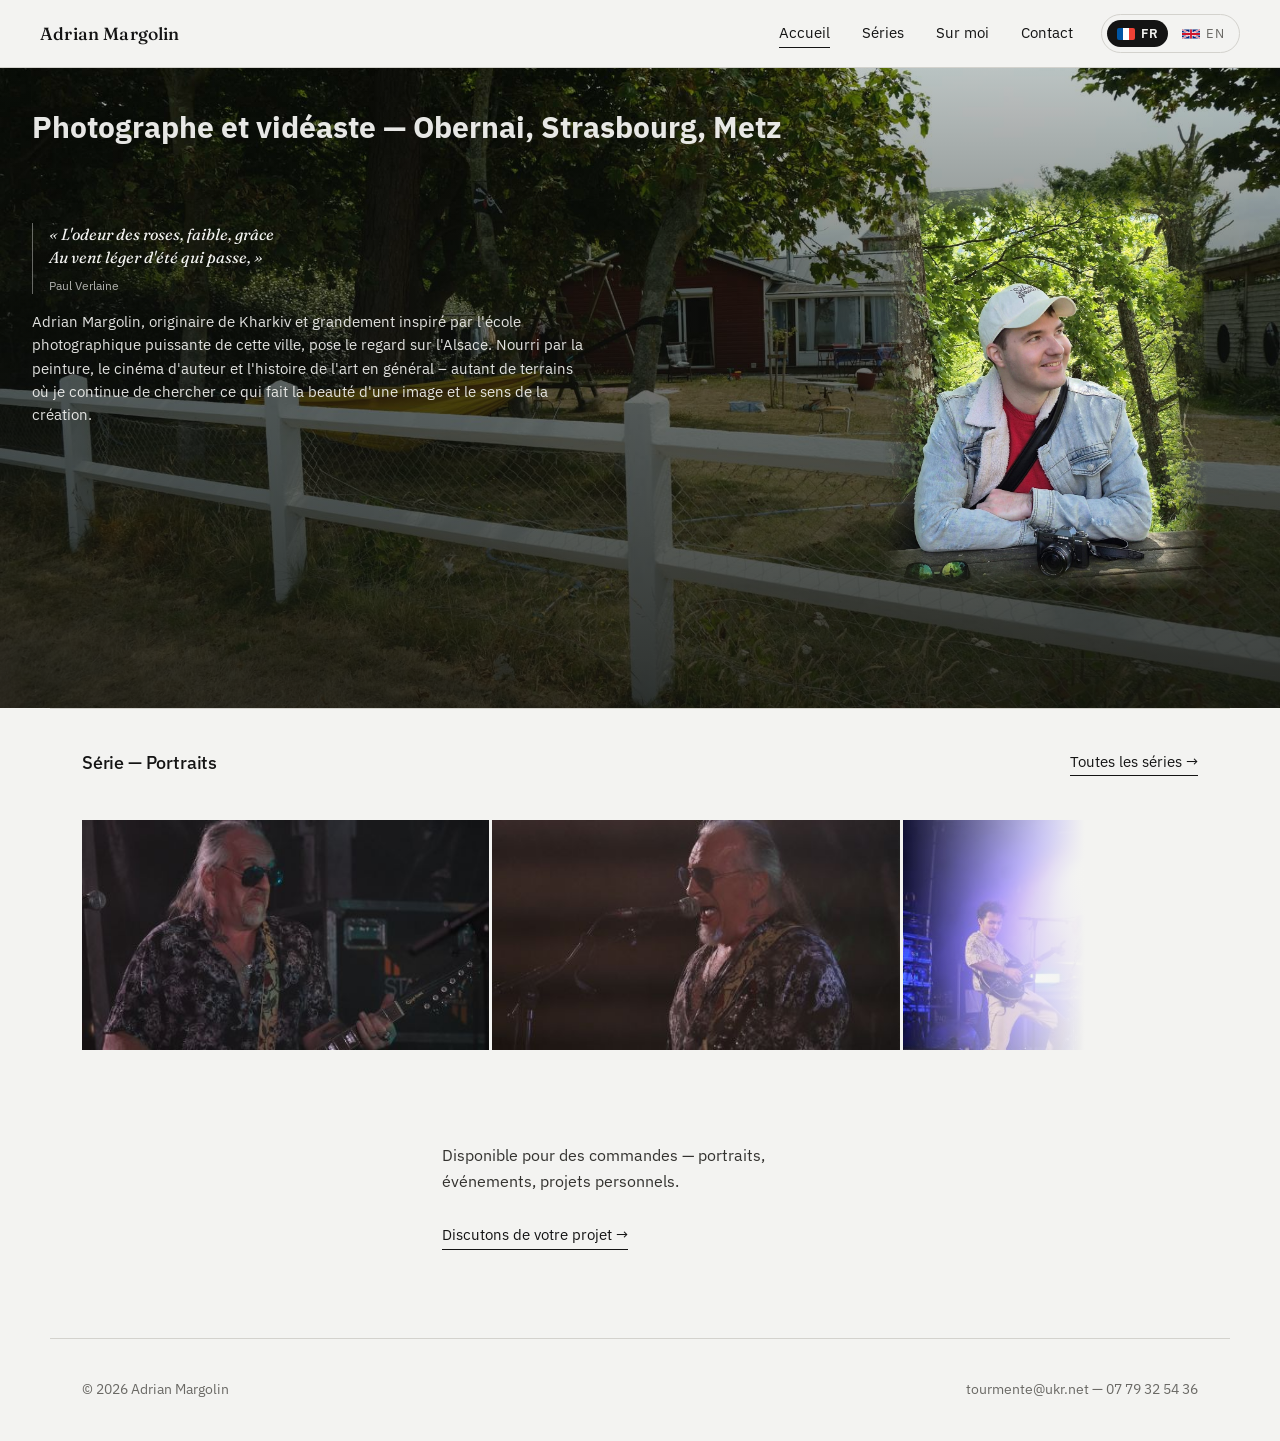
<file: index.html>
<!doctype html>
<html lang="fr">
<head>
<meta charset="utf-8">
<meta name="viewport" content="width=device-width, initial-scale=1">
<title>Adrian Margolin, photographe — Obernai, Strasbourg, Metz</title>
<meta name="description" content="Adrian Margolin, photographe et vidéaste à Obernai, Strasbourg et Metz. Portfolio : portraits, abstraction, Normandie.">
<link rel="icon" type="image/svg+xml" href="assets/img/favicon.svg">
<link rel="stylesheet" href="assets/css/style.css">
<link rel="stylesheet" href="assets/css/home.css">
</head>
<body>
<script src="assets/js/transition.js"></script>
<script src="assets/js/i18n.js"></script>

<nav class="site-nav">
  <a class="mark" href="index.html">Adrian Margolin</a>
  <div class="nav-links-wrap">
  <ul>
    <li><a href="index.html" aria-current="page"><span data-en="Home">Accueil</span></a></li>
    <li><a href="series.html"><span data-en="Series">Séries</span></a></li>
    <li><a href="apropos.html"><span data-en="About">Sur moi</span></a></li>
    <li><a href="contact.html"><span data-en="Contact">Contact</span></a></li>
  </ul>
  <div class="nav-right">
    <div class="lang-toggle">
      <button type="button" data-lang-btn="fr"><svg class="flag" viewBox="0 0 30 20" aria-hidden="true"><rect width="10" height="20" fill="#0055A4"/><rect x="10" width="10" height="20" fill="#fff"/><rect x="20" width="10" height="20" fill="#EF4135"/></svg><span>FR</span></button>
      <span class="sep">/</span>
      <button type="button" data-lang-btn="en"><svg class="flag" viewBox="0 0 60 30" aria-hidden="true"><rect width="60" height="30" fill="#00247d"/><path d="M0,0 L60,30 M60,0 L0,30" stroke="#fff" stroke-width="6"/><path d="M0,0 L60,30 M60,0 L0,30" stroke="#cf142b" stroke-width="2"/><path d="M30,0 V30 M0,15 H60" stroke="#fff" stroke-width="10"/><path d="M30,0 V30 M0,15 H60" stroke="#cf142b" stroke-width="6"/></svg><span>EN</span></button>
    </div>
  </div>
  </div>
</nav>

<main>

  <figure class="hero-plate" style="background-image:url('photos/hero-normandie.jpg');">
    <div class="hero-overlay">
      <h1 class="role" style="letter-spacing:normal" data-en="Photographer &amp; videographer — Obernai, Strasbourg, Metz">Photographe et vidéaste — Obernai, Strasbourg, Metz</h1>
      <div class="hero-quote-row">
        <blockquote class="epigraph">
          « L'odeur des roses, faible, grâce<br>
          Au vent léger d'été qui passe, »
          <span class="attrib">Paul Verlaine</span>
        </blockquote>
        <img class="hero-portrait" src="photos/adrian-portrait.jpg" alt="Adrian Margolin, appareil photo à la main" data-en-alt="Adrian Margolin, holding a camera">
      </div>
      <p class="bio" data-en="Adrian Margolin, originally from Kharkiv and deeply inspired by that city's powerful photographic school, turns his eye to Alsace. Nourished by painting, arthouse cinema and art history in general — all territories where I keep searching for what makes an image beautiful and gives meaning to creation.">Adrian Margolin, originaire de Kharkiv et grandement inspiré par l'école photographique puissante de cette ville, pose le regard sur l'Alsace. Nourri par la peinture, le cinéma d'auteur et l'histoire de l'art en général – autant de terrains où je continue de chercher ce qui fait la beauté d'une image et le sens de la création.</p>
    </div>
  </figure>

  <section class="contact-sheet container" id="series-teasers"></section>

  <section class="container closing-line">
    <p data-en="Available for commissions — portraits, events, personal projects.">Disponible pour des commandes — portraits, événements, projets personnels.</p>
    <a class="link-arrow" href="contact.html" data-en="Let's talk about your project →">Discutons de votre projet →</a>
  </section>

</main>

<footer class="site-footer container">
  <div class="foot-row">
    <span>© <span id="year"></span> Adrian Margolin</span>
    <span><a href="mailto:tourmente@ukr.net">tourmente@ukr.net</a> — <a href="tel:+33779325436">07 79 32 54 36</a></span>
  </div>
</footer>

<script src="assets/js/main.js"></script>
<script src="assets/js/sprite-chase.js"></script>
<script>
  (function(){
    var SERIES = [
      { id:'portraits', title:'Portraits', titleEn:'Portraits', files:['002','005','009','013'] }
    ];
    var wrap = document.getElementById('series-teasers');
    SERIES.forEach(function(s){
      var block = document.createElement('div');
      block.className = 'series-block';
      var head = document.createElement('div');
      head.className = 'section-head';
      head.innerHTML = '<h2 style="font-size:1.1rem; font-family: var(--font-body); font-weight:500;">' +
        '<span data-en="Series">Série</span> — <span data-en="' + s.titleEn + '">' + s.title + '</span></h2>' +
        '<a class="link-arrow" href="series.html" data-en="All series →">Toutes les séries →</a>';
      block.appendChild(head);
      var viewport = document.createElement('div');
      viewport.className = 'teaser-viewport';
      var strip = document.createElement('a');
      strip.className = 'teaser-row';
      strip.href = 'series.html#viewer:' + s.id;
      s.files.forEach(function(f){
        var fig = document.createElement('div');
        fig.className = 'frame';
        fig.innerHTML = '<img src="photos/teaser/teaser-' + f + '.jpg" alt="" loading="lazy">';
        strip.appendChild(fig);
      });
      viewport.appendChild(strip);
      var fade = document.createElement('div');
      fade.className = 'teaser-fade';
      viewport.appendChild(fade);
      block.appendChild(viewport);
      wrap.appendChild(block);

      // Once the first 3 photos have loaded, clip the viewport so photos
      // 1 and 2 show fully, photo 3 shows only its first half, and the
      // fade covers exactly that trailing half — hinting there's more.
      function sizeViewport(){
        var rowH = strip.clientHeight;
        var imgsIn = strip.querySelectorAll('img');
        if (imgsIn.length < 3 || !rowH) return;
        var w = [];
        for (var k = 0; k < 3; k++){
          var im = imgsIn[k];
          if (!im.naturalWidth || !im.naturalHeight) return;
          w.push(im.naturalWidth * (rowH / im.naturalHeight));
        }
        var cutoff = w[0] + w[1] + (w[2] / 2);
        viewport.style.width = Math.round(cutoff) + 'px';
        fade.style.width = Math.round(w[2] / 2) + 'px';
      }
      var imgs = strip.querySelectorAll('img');
      var remaining = Math.min(3, imgs.length);
      imgs.forEach(function(img, i){
        if (i >= 3) return;
        if (img.complete && img.naturalWidth) { remaining--; if (remaining <= 0) sizeViewport(); }
        else img.addEventListener('load', function(){ remaining--; if (remaining <= 0) sizeViewport(); });
      });
      window.addEventListener('resize', function(){
        viewport.style.width = '';
        requestAnimationFrame(sizeViewport);
      });
    });
    if (window.applyI18n) window.applyI18n(window.siteLang(), wrap);
  })();
</script>
</body>
</html>
</file>
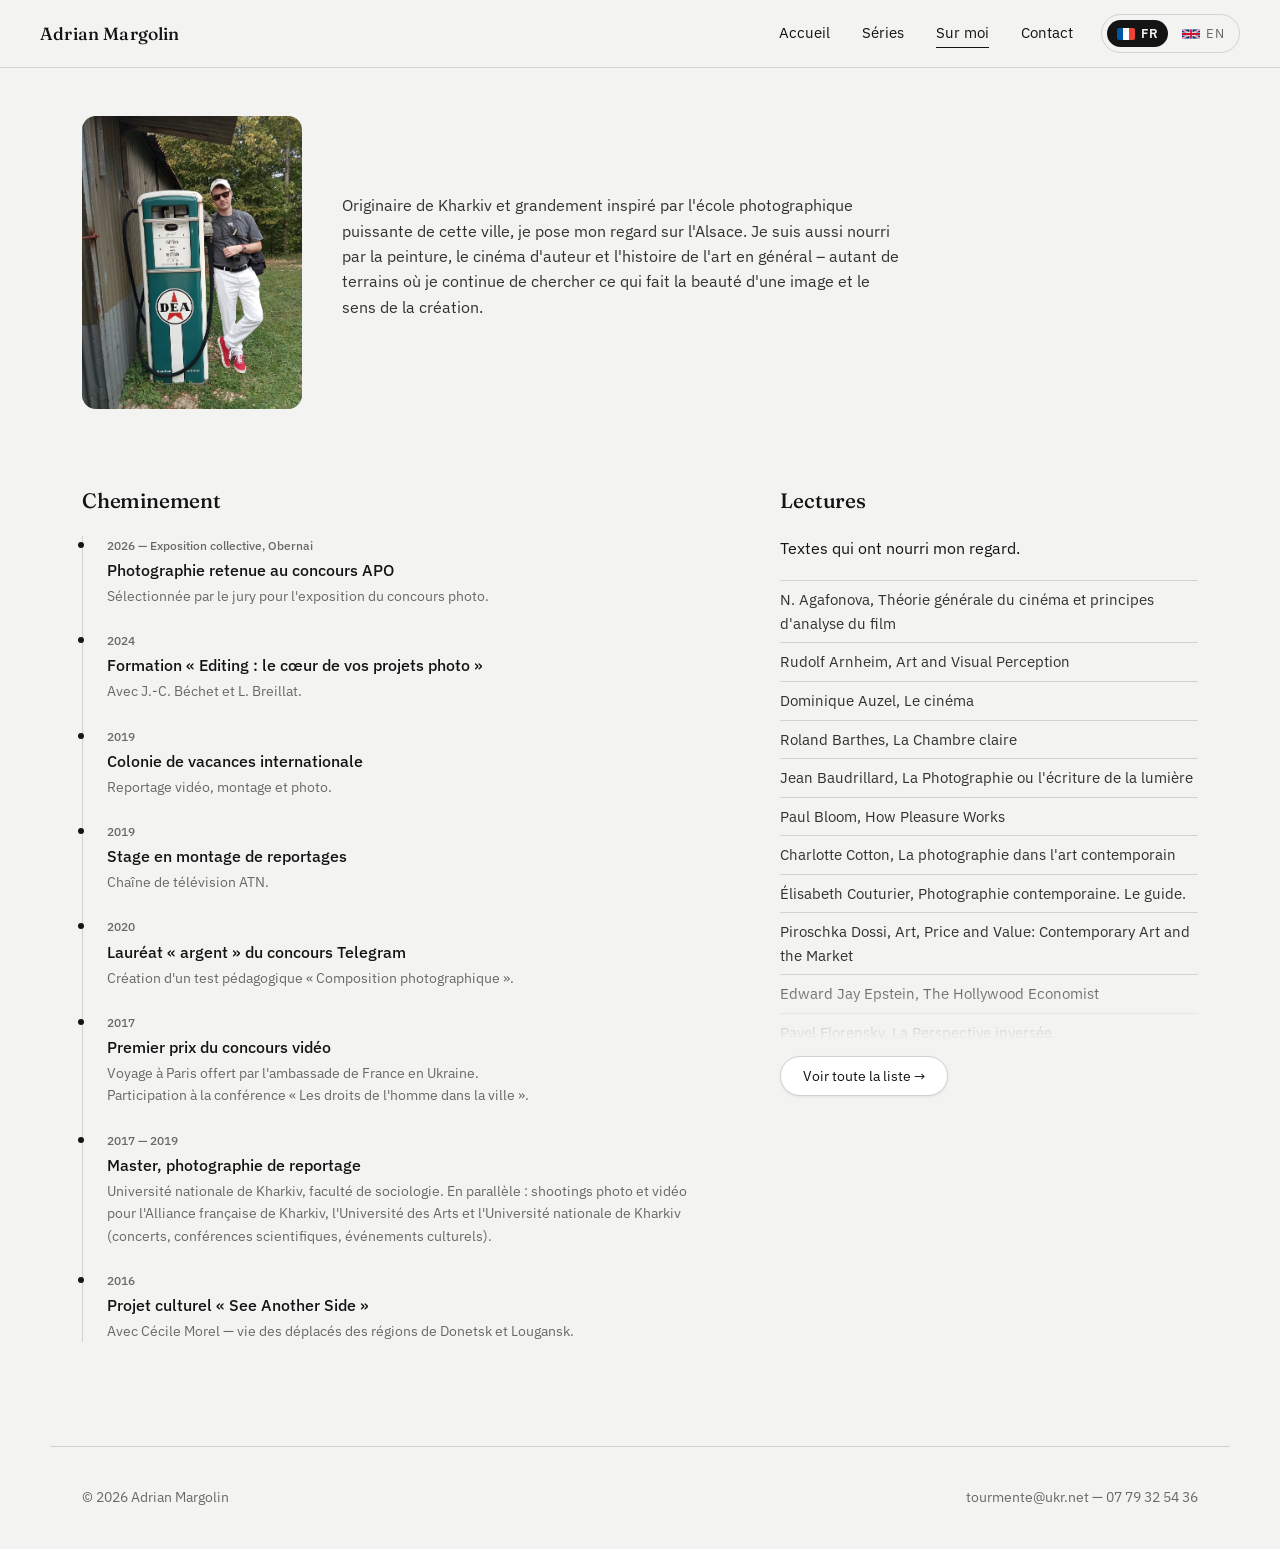
<file: apropos.html>
<!doctype html>
<html lang="fr">
<head>
<meta charset="utf-8">
<meta name="viewport" content="width=device-width, initial-scale=1">
<title>Sur moi — Adrian Margolin, photographe originaire de Kharkiv</title>
<meta name="description" content="Adrian Margolin, photographe originaire de Kharkiv, basé à Obernai, Strasbourg et Metz. Parcours, expositions et lectures.">
<link rel="icon" type="image/svg+xml" href="assets/img/favicon.svg">
<link rel="stylesheet" href="assets/css/style.css">
<link rel="stylesheet" href="assets/css/contact.css">
</head>
<body>
<script src="assets/js/transition.js"></script>
<script src="assets/js/i18n.js"></script>

<nav class="site-nav">
  <a class="mark" href="index.html">Adrian Margolin</a>
  <div class="nav-links-wrap">
  <ul>
    <li><a href="index.html"><span data-en="Home">Accueil</span></a></li>
    <li><a href="series.html"><span data-en="Series">Séries</span></a></li>
    <li><a href="apropos.html" aria-current="page"><span data-en="About">Sur moi</span></a></li>
    <li><a href="contact.html"><span data-en="Contact">Contact</span></a></li>
  </ul>
  <div class="nav-right">
    <div class="lang-toggle">
      <button type="button" data-lang-btn="fr"><svg class="flag" viewBox="0 0 30 20" aria-hidden="true"><rect width="10" height="20" fill="#0055A4"/><rect x="10" width="10" height="20" fill="#fff"/><rect x="20" width="10" height="20" fill="#EF4135"/></svg><span>FR</span></button>
      <span class="sep">/</span>
      <button type="button" data-lang-btn="en"><svg class="flag" viewBox="0 0 60 30" aria-hidden="true"><rect width="60" height="30" fill="#00247d"/><path d="M0,0 L60,30 M60,0 L0,30" stroke="#fff" stroke-width="6"/><path d="M0,0 L60,30 M60,0 L0,30" stroke="#cf142b" stroke-width="2"/><path d="M30,0 V30 M0,15 H60" stroke="#fff" stroke-width="10"/><path d="M30,0 V30 M0,15 H60" stroke="#cf142b" stroke-width="6"/></svg><span>EN</span></button>
    </div>
  </div>
  </div>
</nav>

<header class="apropos-head container">
  <div class="apropos-portrait">
    <img src="photos/adrian-portrait-pompe.jpg" alt="Adrian Margolin, adossé à une pompe à essence ancienne, appareil photo en bandoulière" data-en-alt="Adrian Margolin leaning on a vintage petrol pump, camera around his neck">
  </div>
  <div class="apropos-text">
    <p data-en="Originally from Kharkiv and deeply inspired by that city's powerful photographic school, I now turn my eye to Alsace. I am also nourished by painting, arthouse cinema and art history in general — all territories where I keep searching for what makes an image beautiful and gives meaning to creation.">Originaire de Kharkiv et grandement inspiré par l'école photographique puissante de cette ville, je pose mon regard sur l'Alsace. Je suis aussi nourri par la peinture, le cinéma d'auteur et l'histoire de l'art en général – autant de terrains où je continue de chercher ce qui fait la beauté d'une image et le sens de la création.</p>
  </div>
</header>

<main class="container">
  <div class="about-grid">
    <div>
      <h2 data-en="Journey">Cheminement</h2>
      <div class="timeline">
        <div class="tl-item">
          <div class="tl-year">2026 — Exposition collective, Obernai</div>
          <div class="tl-title" data-en="Photograph selected for the APO competition">Photographie retenue au concours APO</div>
          <div class="tl-desc" data-en="Selected by the jury for the photo competition's exhibition.">Sélectionnée par le jury pour l'exposition du concours photo.</div>
        </div>
        <div class="tl-item">
          <div class="tl-year">2024</div>
          <div class="tl-title" data-en="Training: « Editing: the heart of your photo projects »">Formation « Editing : le cœur de vos projets photo »</div>
          <div class="tl-desc" data-en="With J.-C. Béchet and L. Breillat.">Avec J.-C. Béchet et L. Breillat.</div>
        </div>
        <div class="tl-item">
          <div class="tl-year">2019</div>
          <div class="tl-title" data-en="International summer camp">Colonie de vacances internationale</div>
          <div class="tl-desc" data-en="Video reporting, editing and photography.">Reportage vidéo, montage et photo.</div>
        </div>
        <div class="tl-item">
          <div class="tl-year">2019</div>
          <div class="tl-title" data-en="Internship editing news reports">Stage en montage de reportages</div>
          <div class="tl-desc" data-en="ATN television channel.">Chaîne de télévision ATN.</div>
        </div>
        <div class="tl-item">
          <div class="tl-year">2020</div>
          <div class="tl-title" data-en="Silver award, Telegram competition">Lauréat « argent » du concours Telegram</div>
          <div class="tl-desc" data-en="Creation of an educational test, « Photographic composition ».">Création d'un test pédagogique « Composition photographique ».</div>
        </div>
        <div class="tl-item">
        <div class="tl-year">2017</div>
        <div class="tl-title" data-en="First prize in the video competition">Premier prix du concours vidéo</div>
        <div class="tl-desc" data-en="Trip to Paris offered by the French Embassy in Ukraine.<br>Participation in the conference « Human Rights in the City ».">Voyage à Paris offert par l'ambassade de France en Ukraine.<br>Participation à la conférence « Les droits de l'homme dans la ville ».</div>
        </div>
        <div class="tl-item">
          <div class="tl-year">2017 — 2019</div>
          <div class="tl-title" data-en="Master's degree, documentary photography">Master, photographie de reportage</div>
          <div class="tl-desc" data-en="Kharkiv National University, faculty of sociology. Alongside it: photo and video shoots for the Alliance française de Kharkiv, the University of Arts and Kharkiv National University (concerts, academic conferences, cultural events).">Université nationale de Kharkiv, faculté de sociologie. En parallèle : shootings photo et vidéo pour l'Alliance française de Kharkiv, l'Université des Arts et l'Université nationale de Kharkiv (concerts, conférences scientifiques, événements culturels).</div>
        </div>
        <div class="tl-item">
          <div class="tl-year">2016</div>
          <div class="tl-title" data-en="Cultural project « See Another Side »">Projet culturel « See Another Side »</div>
          <div class="tl-desc" data-en="With Cécile Morel — the life of displaced people from the Donetsk and Luhansk regions.">Avec Cécile Morel — vie des déplacés des régions de Donetsk et Lougansk.</div>
        </div>
      </div>
    </div>

    <div>
      <h2 data-en="Readings">Lectures</h2>
      <p class="lede" style="margin-bottom:20px;" data-en="Texts that have shaped how I see.">Textes qui ont nourri mon regard.</p>
      <div class="reading-wrap" id="reading-wrap">
        <ul class="reading-list" id="reading-list"></ul>
        <div class="reading-fade"></div>
      </div>
      <button class="link-arrow" id="reading-toggle" type="button" data-en="See full list →">Voir toute la liste →</button>
    </div>
  </div>
</main>

<footer class="site-footer container">
  <div class="foot-row">
    <span>© <span id="year"></span> Adrian Margolin</span>
    <span><a href="mailto:tourmente@ukr.net">tourmente@ukr.net</a> — <a href="tel:+33779325436">07 79 32 54 36</a></span>
  </div>
</footer>

<script src="assets/js/main.js"></script>
<script>
  // { auteur, titre } — l'auteur n'est indiqué que lorsqu'il est connu avec certitude ;
  // pas de nom inventé pour les autres.
  var LECTURES = [
    { titre: "Théorie générale du cinéma et principes d'analyse du film", auteur: "N. Agafonova" },
    { titre: "Art and Visual Perception", auteur: "Rudolf Arnheim" },
    { titre: "Le cinéma", auteur: "Dominique Auzel" },
    { titre: "La Chambre claire", auteur: "Roland Barthes" },
    { titre: "La Photographie ou l'écriture de la lumière", auteur: "Jean Baudrillard" },
    { titre: "How Pleasure Works", auteur: "Paul Bloom" },
    { titre: "La photographie dans l'art contemporain", auteur: "Charlotte Cotton" },
    { titre: "Photographie contemporaine. Le guide.", auteur: "Élisabeth Couturier" },
    { titre: "Art, Price and Value: Contemporary Art and the Market", auteur: "Piroschka Dossi" },
    { titre: "The Hollywood Economist", auteur: "Edward Jay Epstein" },
    { titre: "La Perspective inversée", auteur: "Pavel Florensky" },
    { titre: "Pour une philosophie de la photographie", auteur: "Vilém Flusser" },
    { titre: "The Curator's Handbook", auteur: "Adrian George" },
    { titre: "Lettres à son frère Théo", auteur: "Vincent van Gogh" },
    { titre: "White Space Is Not Your Enemy", auteur: "Kim Golombisky & Rebecca Hagen" },
    { titre: "Warhol", auteur: "Klaus Honnef" },
    { titre: "The Art of Color", auteur: "Johannes Itten" },
    { titre: "Du spirituel dans l'art et dans la peinture en particulier", auteur: "Vassily Kandinsky" },
    { titre: "Point et ligne sur plan : contribution à l'analyse des éléments de la peinture", auteur: "Vassily Kandinsky" },
    { titre: "Фотография как", auteur: "Aleksandr Lapin" },
    { titre: "Sémiotique du cinéma", auteur: "Youri Lotman" },
    { titre: "De Cézanne au suprématisme", auteur: "Kasimir Malevitch" },
    { titre: "Dialogue: The Art of Verbal Action for Page, Stage, and Screen", auteur: "Robert McKee" },
    { titre: "Story. Substance, Structure, Style and The Principles of Screenwriting", auteur: "Robert McKee" },
    { titre: "Кино между адом и раем", auteur: "Alexandre Mitta" },
    { titre: "Petite philosophie de l'art de Platon à Deleuze", auteur: "Cyril Morana & Éric Oudin" },
    { titre: "Les couleurs de nos souvenirs", auteur: "Michel Pastoureau" },
    { titre: "Du Beau", auteur: "Plotin" },
    { titre: "The Evolution of Beauty", auteur: "Richard Prum" },
    { titre: "La photographie, entre document et art contemporain", auteur: "André Rouillé" },
    { titre: "L'expérience esthétique", auteur: "Jean-Marie Schaeffer" },
    { titre: "Sur la photographie", auteur: "Susan Sontag" },
    { titre: "Le XXe siècle, histoire philosophique des arts", auteur: "Carole Talon-Hugon" },
    { titre: "An Introduction to the Historical Study of Art", auteur: "Boris Vipper" },
    { titre: "Petite histoire des Couleurs. Chefs-d’œuvres, symbolique, matérieux.", auteur: "Camille Viéville" },
    { titre: "Perfect Me: Beauty as an Ethical Ideal", auteur: "Heather Widdows" },
  ];

  var list = document.getElementById('reading-list');
  LECTURES.forEach(function (item) {
    var li = document.createElement('li');
    li.textContent = item.auteur ? (item.auteur + ', ' + item.titre) : item.titre;
    list.appendChild(li);
  });

  var wrap = document.getElementById('reading-wrap');
  var toggle = document.getElementById('reading-toggle');
  toggle.addEventListener('click', function () {
    var expanded = wrap.classList.toggle('is-expanded');
    var lang = window.siteLang ? window.siteLang() : 'fr';
    var labels = expanded
      ? { fr: 'Voir moins ←', en: 'See less ←' }
      : { fr: 'Voir toute la liste →', en: 'See full list →' };
    toggle.textContent = labels[lang];
  });
</script>
</body>
</html>
</file>
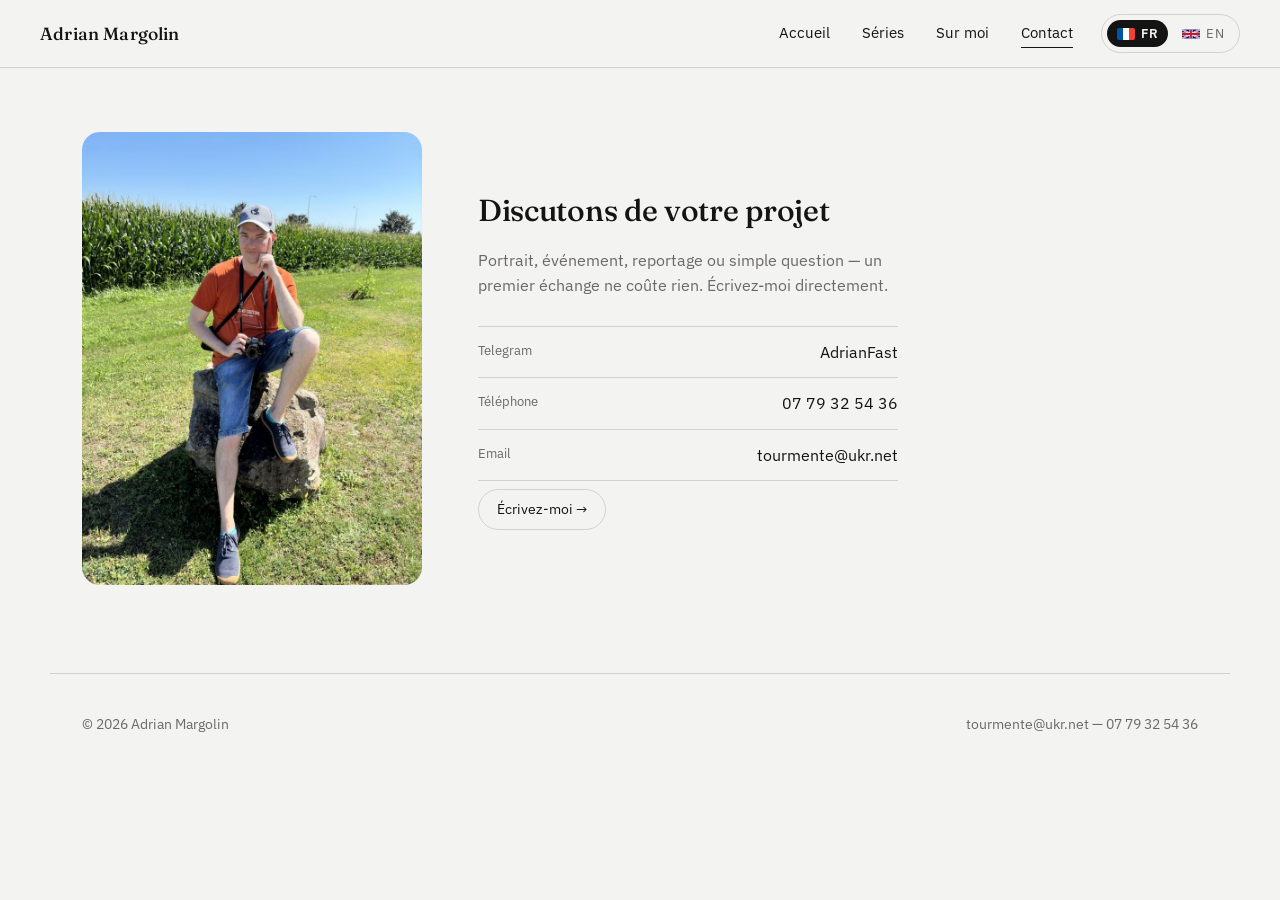
<file: contact.html>
<!doctype html>
<html lang="fr">
<head>
<meta charset="utf-8">
<meta name="viewport" content="width=device-width, initial-scale=1">
<title>Contact — Adrian Margolin, photographe à Obernai, Strasbourg et Metz</title>
<meta name="description" content="Contacter Adrian Margolin, photographe et vidéaste basé à Obernai, Strasbourg et Metz.">
<link rel="icon" type="image/svg+xml" href="assets/img/favicon.svg">
<link rel="stylesheet" href="assets/css/style.css">
<link rel="stylesheet" href="assets/css/contact.css">
</head>
<body>
<script src="assets/js/transition.js"></script>
<script src="assets/js/i18n.js"></script>

<nav class="site-nav">
  <a class="mark" href="index.html">Adrian Margolin</a>
  <div class="nav-links-wrap">
  <ul>
    <li><a href="index.html"><span data-en="Home">Accueil</span></a></li>
    <li><a href="series.html"><span data-en="Series">Séries</span></a></li>
    <li><a href="apropos.html"><span data-en="About">Sur moi</span></a></li>
    <li><a href="contact.html" aria-current="page"><span data-en="Contact">Contact</span></a></li>
  </ul>
  <div class="nav-right">
    <div class="lang-toggle">
      <button type="button" data-lang-btn="fr"><svg class="flag" viewBox="0 0 30 20" aria-hidden="true"><rect width="10" height="20" fill="#0055A4"/><rect x="10" width="10" height="20" fill="#fff"/><rect x="20" width="10" height="20" fill="#EF4135"/></svg><span>FR</span></button>
      <span class="sep">/</span>
      <button type="button" data-lang-btn="en"><svg class="flag" viewBox="0 0 60 30" aria-hidden="true"><rect width="60" height="30" fill="#00247d"/><path d="M0,0 L60,30 M60,0 L0,30" stroke="#fff" stroke-width="6"/><path d="M0,0 L60,30 M60,0 L0,30" stroke="#cf142b" stroke-width="2"/><path d="M30,0 V30 M0,15 H60" stroke="#fff" stroke-width="10"/><path d="M30,0 V30 M0,15 H60" stroke="#cf142b" stroke-width="6"/></svg><span>EN</span></button>
    </div>
  </div>
  </div>
</nav>

<section class="contact-section container" style="border-top:none; padding-top:64px;">
  <div class="contact-solo">
    <img class="contact-avatar" src="photos/adrian-portrait-orange.jpg" alt="Adrian Margolin" data-en-alt="Adrian Margolin">
    <div>
      <h2 data-en="Let's talk about your project">Discutons de votre projet</h2>
      <p class="lede" data-en="Portrait, event, documentary work, or just a question — a first chat costs nothing. Write to me directly.">Portrait, événement, reportage ou simple question — un premier échange ne coûte rien. Écrivez-moi directement.</p>
      <ul class="contact-list">
        <li><span class="label">Telegram</span> <span>AdrianFast</span></li>
        <li><span class="label" data-en="Phone">Téléphone</span> <a href="tel:+33779325436">07 79 32 54 36</a></li>
        <li><span class="label" data-en="Email">Email</span> <a href="mailto:tourmente@ukr.net">tourmente@ukr.net</a></li>
      </ul>
      <a class="btn-line" href="mailto:tourmente@ukr.net" data-en="Write to me →" style="display:inline-block; margin-top:8px;">Écrivez-moi →</a>
    </div>
  </div>
</section>

<footer class="site-footer container">
  <div class="foot-row">
    <span>© <span id="year"></span> Adrian Margolin</span>
    <span><a href="mailto:tourmente@ukr.net">tourmente@ukr.net</a> — <a href="tel:+33779325436">07 79 32 54 36</a></span>
  </div>
</footer>

<script src="assets/js/main.js"></script>
<script src="assets/js/sprite-chase.js"></script>
</body>
</html>
</file>
<file: assets/css/style.css>
/* =========================================================
   Adrian Margolin — Portfolio photographique
   style.css : réinitialisation, tokens, typographie, nav, footer
   ========================================================= */

@import url('https://fonts.googleapis.com/css2?family=Fraunces:ital,opsz,wght@0,9..144,300;0,9..144,400;0,9..144,500;0,9..144,600;1,9..144,400;1,9..144,500&family=IBM+Plex+Sans:wght@400;500;600&display=swap');

:root{
  /* neutre, classique : le gris très clair porte les images, pas de teinte marketing */
  --ink:        #141414;
  --ink-soft:   #33322f;
  --bone:       #f3f3f1;
  --bone-dim:   #e5e4e0;
  --paper-line: #d3d2cd;
  --stone:      #6a6965;
  --dusk:       #33456b;
  --dusk-dim:   #cfd6e4;

  --font-display: 'Fraunces', Georgia, serif;
  --font-body: 'IBM Plex Sans', -apple-system, sans-serif;

  --measure: 62ch;
  --nav-h: 68px;
}

*, *::before, *::after{ box-sizing: border-box; }

figure{ margin: 0; }

html{ scroll-behavior: smooth; }

body{
  margin:0;
  background: var(--bone);
  color: var(--ink);
  font-family: var(--font-body);
  font-size: 16px;
  line-height: 1.55;
  -webkit-font-smoothing: antialiased;
}

@media (prefers-reduced-motion: reduce){
  html{ scroll-behavior:auto; }
  *, *::before, *::after{ animation-duration: 0.001ms !important; animation-iteration-count: 1 !important; transition-duration: 0.001ms !important; }
}

img{ max-width:100%; display:block; }

a{ color:inherit; text-decoration:none; }

h1,h2,h3{
  font-family: var(--font-display);
  font-weight: 500;
  margin: 0;
  letter-spacing: -0.01em;
}

p{ margin: 0 0 1em; max-width: var(--measure); }

:focus-visible{
  outline: 2px solid var(--dusk);
  outline-offset: 3px;
}

.container{
  max-width: 1180px;
  margin: 0 auto;
  padding: 0 32px;
}

@media (max-width: 640px){
  .container{ padding: 0 20px; }
}

/* ---------- Navigation ---------- */
.site-nav{
  position: relative;
  height: var(--nav-h);
  display:flex;
  align-items:center;
  justify-content:space-between;
  padding: 0 40px;
  border-bottom: 1px solid var(--paper-line);
  background: var(--bone);
  z-index: 200;
}

.site-nav .mark{
  font-family: var(--font-display);
  font-size: 1.1rem;
  font-weight: 500;
  letter-spacing: 0.01em;
}

.site-nav ul{
  list-style:none;
  display:flex;
  gap: 32px;
  margin:0; padding:0;
  font-size: 0.92rem;
}

.site-nav a{
  position:relative;
  padding: 4px 0;
}

.site-nav a::after{
  content:"";
  position:absolute;
  left:0; right:0; bottom:-2px;
  height:1px;
  background: currentColor;
  transform: scaleX(0);
  transform-origin: left;
  transition: transform .3s ease;
}

.site-nav a:hover::after,
.site-nav a[aria-current="page"]::after{
  transform: scaleX(1);
}

@media (max-width: 640px){
  .site-nav{ padding: 0 20px; }
  .site-nav ul{ gap: 18px; font-size: .84rem; }
}

/* ---------- Liens d'action ----------
   Pas de boutons pleins ni de pilules : un lien de texte simple,
   souligné au survol, comme sur un site d'artiste. */
.link-arrow{
  display:inline-flex;
  align-items:baseline;
  gap: 8px;
  font-family: var(--font-body);
  font-size: .95rem;
  color: var(--ink);
  border-bottom: 1px solid var(--ink);
  padding-bottom: 2px;
  transition: opacity .2s ease;
}
.link-arrow:hover{ opacity: .6; }

.link-arrow-light{
  color: var(--bone);
  border-bottom-color: rgba(243,243,241,.6);
}

/* variante conservée pour la visionneuse : discrète, non pleine */
.btn-line{
  display:inline-block;
  padding: 9px 18px;
  font-family: var(--font-body);
  font-size: .86rem;
  color: var(--ink);
  border: 1px solid var(--paper-line);
  border-radius: 999px;
  transition: border-color .2s ease;
}
.btn-line:hover{ border-color: var(--ink); }

/* ---------- Section utilities ---------- */
.eyebrow-plain{
  font-family: var(--font-body);
  font-size: .82rem;
  color: var(--stone);
  margin: 0 0 10px;
}

section{ padding: 96px 0; }

@media (max-width: 720px){
  section{ padding: 64px 0; }
}

.section-head{
  display:flex;
  justify-content:space-between;
  align-items:flex-end;
  gap: 24px;
  margin-bottom: 44px;
}

hr.rule{
  border:none;
  border-top: 1px solid var(--paper-line);
  margin: 0;
}

/* ---------- Footer ----------
   Plat, clair, sans bloc sombre : une ligne de séparation et le nécessaire. */
.site-footer{
  border-top: 1px solid var(--paper-line);
  padding-top: 40px;
  padding-bottom: 40px;
  color: var(--stone);
  font-size: .88rem;
}

.site-footer .foot-row{
  display:flex;
  justify-content:space-between;
  flex-wrap: wrap;
  gap: 14px;
}

.site-footer a:hover{ text-decoration: underline; }

/* ---------- Page header (galerie / contact) ---------- */
.page-head{
  padding: 56px 0 48px;
  border-bottom: 1px solid var(--paper-line);
}

.page-head h1{
  font-size: clamp(2.2rem, 5vw, 3.4rem);
  max-width: 16ch;
}

.page-head .lede{
  margin-top: 18px;
  color: var(--stone);
  font-size: 1.05rem;
  max-width: 52ch;
}

/* ---------- Transition en fondu entre les pages ---------- */
html.fade-ready{
  opacity: 0;
}

html.fade-ready.fade-in{
  opacity: 1;
  transition: opacity 260ms ease;
}

html.fade-ready.fade-out{
  opacity: 0;
  transition: opacity 220ms ease;
}

@media (prefers-reduced-motion: reduce){
  html.fade-ready{ opacity: 1; transition: none !important; }
}

/* ---------- Le photographe qui court après le curseur ---------- */
#cursor-chaser{
  position: fixed;
  top: 0; left: 0;
  width: 46px; height: 74px;
  z-index: 120;
  pointer-events: none;
  background-repeat: no-repeat;
  background-size: auto 100%;
  image-rendering: pixelated;
  will-change: transform;
  display: none;
}

#cursor-chaser.is-active{ display: block; }

/* ---------- Bouton "retour en haut" ---------- */
#back-to-top{
  position: fixed;
  right: 28px;
  bottom: 28px;
  width: 46px;
  height: 46px;
  border-radius: 50%;
  background: var(--ink);
  color: var(--bone);
  border: none;
  display: flex;
  align-items: center;
  justify-content: center;
  cursor: pointer;
  opacity: 0;
  visibility: hidden;
  transform: translateY(10px);
  transition: opacity .25s ease, transform .25s ease, visibility .25s;
  z-index: 150;
  box-shadow: 0 2px 10px rgba(0,0,0,.18);
}

#back-to-top.is-visible{
  opacity: 1;
  visibility: visible;
  transform: translateY(0);
}

#back-to-top svg{ width: 18px; height: 18px; }

@media (max-width: 640px){
  #back-to-top{ right: 16px; bottom: 16px; }
}

/* ---------- Bascule de langue ---------- */
.lang-toggle{
  display: flex;
  align-items: center;
  gap: 4px;
  margin-left: 28px;
  padding: 5px;
  border: 1px solid var(--paper-line);
  border-radius: 999px;
  font-size: .8rem;
}

.lang-toggle button{
  display: inline-flex;
  align-items: center;
  gap: 6px;
  background: none;
  border: none;
  padding: 5px 10px;
  border-radius: 999px;
  cursor: pointer;
  color: var(--stone);
  font-family: var(--font-body);
  font-size: .8rem;
  letter-spacing: .02em;
}

.lang-toggle .flag{
  width: 18px;
  height: 12px;
  border-radius: 2px;
  flex-shrink: 0;
}

.lang-toggle button.is-active{
  color: var(--bone);
  background: var(--ink);
  font-weight: 600;
}

.lang-toggle .sep{ display: none; }

.site-nav .nav-right{
  display: flex;
  align-items: center;
}

.nav-links-wrap{
  display: flex;
  align-items: center;
}

@media (max-width: 640px){
  .lang-toggle{ margin-left: 14px; }
}
</file>
<file: assets/css/home.css>
/* =========================================================
   home.css — page d'accueil (sobre, l'image en premier)
   ========================================================= */

.hero-plate{
  width: 100%;
  margin: 0;
  position: relative;
  min-height: 640px;
  background-size: cover;
  background-position: center 40%;
  background-color: var(--ink);
  display: flex;
  flex-direction: column;
  justify-content: flex-start;
}

.hero-overlay{
  position: relative;
  flex: 1;
  padding: 40px 32px 48px;
  background: linear-gradient(to top, rgba(15,16,13,.8) 0%, rgba(15,16,13,.58) 55%, rgba(15,16,13,.25) 100%);
  color: var(--bone);
}

.hero-overlay > *{
  max-width: 760px;
}

.hero-overlay h1{
  font-size: clamp(1.7rem, 4vw, 2.4rem);
  font-weight: 500;
  color: var(--bone);
}

.hero-overlay .role{
  margin-top: 0;
  margin-bottom: 0;
  font-family: var(--font-body);
  font-size: 1.85rem;
  font-weight: 700;
  line-height: 1.3;
  color: rgba(243,243,241,.95);
}

.hero-quote-row{
  display: flex;
  align-items: flex-start;
  gap: 40px;
  margin-top: 4.81rem;
  max-width: 760px;
  width: 100%;
}

.hero-overlay .epigraph{
  margin: 0;
  padding-left: 16px;
  border-left: 1px solid rgba(243,243,241,.4);
  font-family: var(--font-display);
  font-style: italic;
  font-size: 1rem;
  line-height: 1.42;
  color: var(--bone);
  flex: 1;
  max-width: 38ch;
}

.hero-overlay .epigraph .attrib{
  display:block;
  margin-top: 8px;
  font-family: var(--font-body);
  font-style: normal;
  font-size: .76rem;
  color: rgba(243,243,241,.7);
}

.hero-portrait{
  position: absolute;
  top: 50%;
  right: 72px;
  transform: translateY(-50%);
  width: 325px;
  height: 403px;
  object-fit: cover;
  object-position: 50% 22%;
  /* Bords flous : la photo se fond progressivement dans le fond.
     Pour un flou plus large, augmente --feather-x / --feather-y ; pour des bords nets, supprime les 5 lignes mask. */
  --feather-x: 14%;
  --feather-y: 8%;
  -webkit-mask-image:
    linear-gradient(to right, transparent 0, #000 var(--feather-x), #000 calc(100% - var(--feather-x)), transparent 100%),
    linear-gradient(to bottom, transparent 0, #000 var(--feather-y), #000 calc(100% - var(--feather-y)), transparent 100%);
  -webkit-mask-composite: source-in;
  mask-image:
    linear-gradient(to right, transparent 0, #000 var(--feather-x), #000 calc(100% - var(--feather-x)), transparent 100%),
    linear-gradient(to bottom, transparent 0, #000 var(--feather-y), #000 calc(100% - var(--feather-y)), transparent 100%);
  mask-composite: intersect;
}


.hero-overlay .bio{
  margin-top: 16px;
  color: rgba(243,243,241,.92);
  max-width: 62ch;
  font-size: .94rem;
}

@media (max-width: 640px){
  .hero-overlay{ padding: 22px 20px 60px; }
  .hero-overlay .role{ font-size: 1.35rem; }
  .hero-quote-row{ flex-direction: column-reverse; align-items: flex-start; gap: 12px; margin-top: 3.51rem; }
  .hero-portrait{ position: static; transform: none; width: 195px; height: 248px; margin: 0; }
}

/* ---------- Planche contact ---------- */
.contact-sheet{
  padding-top: 40px;
  padding-bottom: 84px;
  border-top: 1px solid var(--paper-line);
}

.series-block{ margin-bottom: 34px; }
.series-block:last-child{ margin-bottom: 0; }

.sheet-scroller{
  display:flex;
  gap: 3px;
  overflow: hidden;
}

.frame{
  position: relative;
  flex: 0 0 auto;
  width: 220px;
  aspect-ratio: 3/2;
  overflow:hidden;
  background: var(--ink);
}

.frame img{
  width:100%; height:100%;
  object-fit: cover;
  display:block;
}

.teaser-viewport{
  position: relative;
  overflow: hidden;
  max-width: 100%;
}

.teaser-row{
  text-decoration:none;
  display:flex;
  height: 230px;
  gap: 3px;
}

.teaser-row .frame{
  position: relative;
  flex: 0 0 auto;
  width: auto;
  height: 100%;
  aspect-ratio: unset;
  overflow:hidden;
  background: var(--ink);
}

.teaser-row .frame img{
  width:auto; height:100%;
  object-fit: contain;
  display:block;
}

/* Fade over the right edge of the viewport, hinting there's more to see */
.teaser-fade{
  position:absolute;
  top:0; right:0; bottom:0;
  width: 90px;
  pointer-events:none;
  background: linear-gradient(to right, rgba(255,255,255,0) 0%, var(--bone) 92%);
}

@media (max-width: 640px){
  .teaser-row{ height: 170px; }
  .teaser-viewport{ max-width: 100%; }
}

.frame .fnum{
  position:absolute;
  left: 9px; bottom: 7px;
  font-family: var(--font-body);
  font-size: .7rem;
  letter-spacing: .03em;
  color: rgba(243,243,241,.9);
  text-shadow: 0 1px 4px rgba(0,0,0,.6);
}

@media (max-width: 640px){
  .frame{ width: 158px; }
}

/* ---------- Ligne de clôture ---------- */
.closing-line{
  padding-top: 8px;
  padding-bottom: 88px;
  color: var(--ink-soft);
  font-size: 1.02rem;
  max-width: 46ch;
}

.closing-line .link-arrow{ margin-top: 14px; }
</file>
<file: assets/css/contact.css>
/* =========================================================
   contact.css — page Contact (sobre, claire, uniquement la photo)
   ========================================================= */

.about-grid{
  display:grid;
  grid-template-columns: 1.2fr .8fr;
  gap: 72px;
  padding: 56px 0 80px;
}

.about-grid h2{
  font-size: 1.3rem;
  font-weight: 500;
  margin: 40px 0 18px;
}
.about-grid h2:first-child{ margin-top: 0; }

.about-grid .body-text p{ color: var(--ink-soft); }

.pill-row{
  display:flex;
  flex-wrap:wrap;
  gap: 8px;
  margin-top: 4px;
}

.pill{
  border: 1px solid var(--paper-line);
  padding: 6px 13px;
  font-size: .82rem;
  color: var(--ink-soft);
}

.timeline{
  border-left: 1px solid var(--paper-line);
  padding-left: 24px;
}

.tl-item{ margin-bottom: 24px; position:relative; }
.tl-item::before{
  content:"";
  position:absolute;
  left: -29px; top: 6px;
  width: 6px; height: 6px;
  border-radius: 50%;
  background: var(--ink);
}
.tl-year{
  font-family: var(--font-body);
  font-size: .78rem;
  color: var(--stone);
  font-weight: 500;
  margin-bottom: 3px;
}
.tl-title{ font-weight: 500; }
.tl-desc{ font-size: .9rem; color: var(--stone); margin-top: 2px; }

.distinction{ margin-bottom: 4px; }

@media (max-width: 860px){
  .about-grid{ grid-template-columns: 1fr; gap: 16px; }
}

/* ---------- Contact ---------- */
.contact-section{
  border-top: 1px solid var(--paper-line);
  padding-top: 72px;
  padding-bottom: 88px;
}

.contact-solo{
  display:grid;
  grid-template-columns: 340px 1fr;
  gap: 56px;
  align-items: center;
}

.contact-solo h2{
  font-size: clamp(1.5rem, 3vw, 1.9rem);
  font-weight: 500;
}

.contact-solo .lede{
  color: var(--stone);
  margin-top: 14px;
  max-width: 46ch;
}

.contact-list{
  list-style:none;
  margin: 28px 0 0; padding:0;
  font-size: .98rem;
  max-width: 420px;
}
.contact-list li{
  padding: 13px 0;
  border-top: 1px solid var(--paper-line);
  display:flex;
  justify-content:space-between;
  gap: 20px;
}
.contact-list li:last-child{ border-bottom: 1px solid var(--paper-line); }
.contact-list span.label{ color: var(--stone); font-size: .84rem; }

@media (max-width: 720px){
  .contact-solo{ grid-template-columns: 1fr; gap: 28px; }
}

/* ---------- Page "Sur moi" ---------- */
.apropos-head{
  display:grid;
  grid-template-columns: 220px 1fr;
  gap: 40px;
  align-items:center;
  padding-top: 48px;
  padding-bottom: 20px;
}

.apropos-portrait img{
  width:100%;
  aspect-ratio: 3/4;
  object-fit: cover;
  border-radius: 14px;
}

.apropos-head h1{ font-size: clamp(1.25rem, 2.1vw, 1.55rem); font-weight:500; margin-top:8px; line-height:1.35; }

@media (max-width: 640px){
  .apropos-head{ grid-template-columns: 140px 1fr; gap: 22px; }
}

/* ---------- Lectures ---------- */
.reading-list{
  list-style:none;
  margin:0; padding:0;
  columns: 2 220px;
  column-gap: 28px;
  font-size: .92rem;
  color: var(--ink-soft);
  line-height: 1.6;
}
.reading-list li{
  break-inside: avoid;
  padding: 7px 0;
  border-top: 1px solid var(--paper-line);
}

.reading-wrap{
  position: relative;
  max-height: 460px;
  overflow: hidden;
}

.reading-wrap.is-expanded{ max-height: none; }

.reading-wrap .reading-fade{
  position: absolute;
  left:0; right:0; bottom:0;
  height: 70px;
  background: linear-gradient(to bottom, rgba(243,243,241,0), var(--bone));
  pointer-events: none;
}

.reading-wrap.is-expanded .reading-fade{ display:none; }

@media (max-width: 640px){
  .reading-list{ columns: 1; }
}

/* ---------- Texte simple "Sur moi" (sans titre) ---------- */
.apropos-text p{
  color: var(--ink-soft);
  font-size: 1.02rem;
  max-width: 56ch;
}
.apropos-text p:first-child{ margin-bottom: 14px; }

/* ---------- Bouton "voir toute la liste" : blanc, arrondi ---------- */
#reading-toggle{
  display: inline-block;
  margin-top: 16px;
  padding: 10px 22px;
  background: #fff;
  border: 1px solid var(--paper-line);
  border-radius: 999px;
  box-shadow: 0 1px 3px rgba(0,0,0,.08);
  font-size: .88rem;
  color: var(--ink);
}
#reading-toggle:hover{ box-shadow: 0 2px 6px rgba(0,0,0,.12); border-color: var(--ink); }

/* ---------- Portrait sur Contact ---------- */
.contact-avatar{
  width: 100%;
  aspect-ratio: 3/4;
  object-fit: cover;
  border-radius: 18px;
}
</file>
